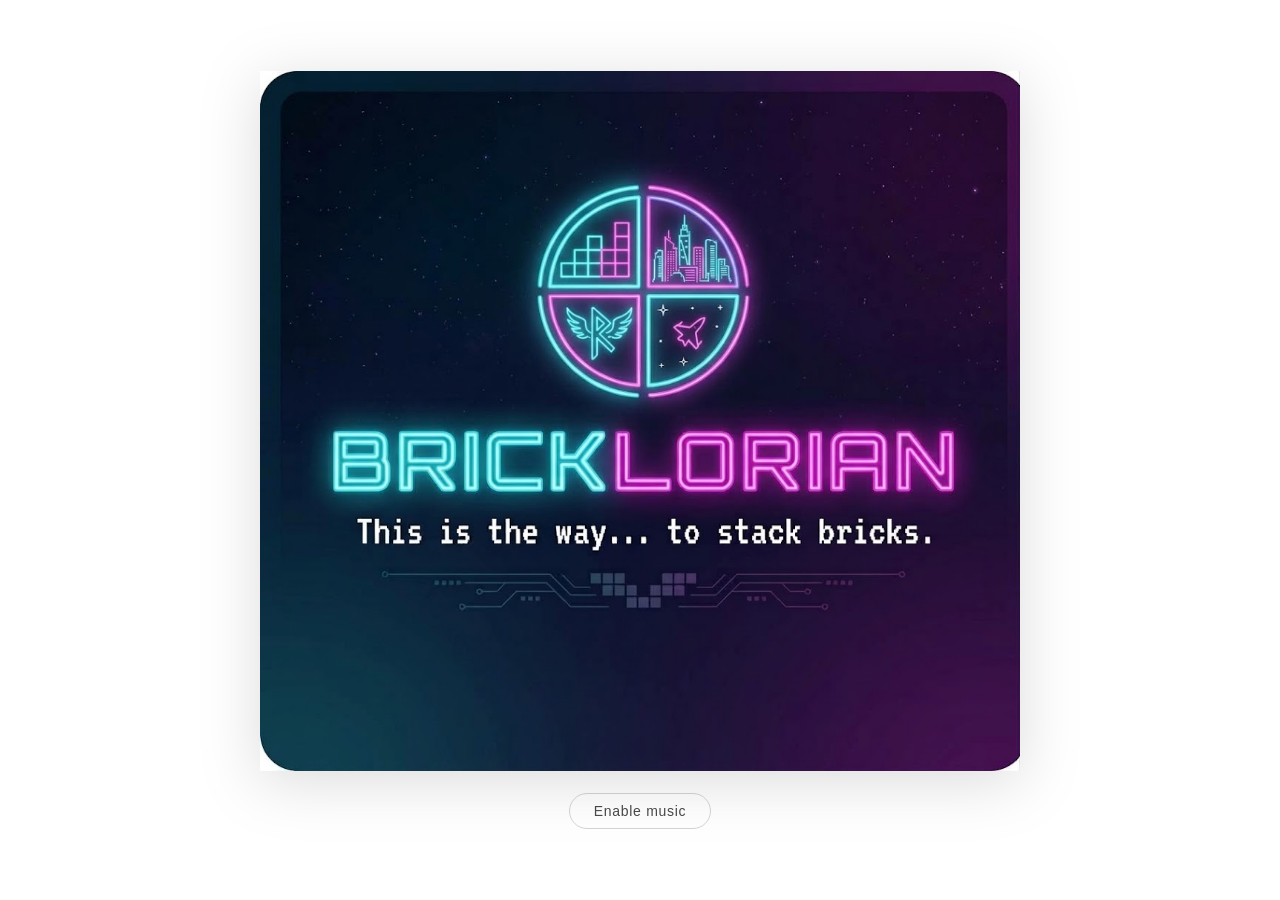
<file: index.html>
<!DOCTYPE html>
<!--
  BRICKLORIAN — title / landing page (title art, music toggle)
  Created by Mariusz Aleksandrowicz via AI-driven workflows.
  Licensed under the MIT License.
-->

<html lang="pl">
<head>
<meta charset="UTF-8">
<meta name="viewport" content="width=device-width, initial-scale=1">
<meta name="author" content="Mariusz Aleksandrowicz">
<meta name="description" content="BRICKLORIAN — This is the way... to stack bricks. Pure HTML/CSS/JS falling-block game: 4 themed worlds, 36 languages, 7-track original OST.">
<meta property="og:type" content="website">
<meta property="og:url" content="https://bricklorian.net/">
<meta property="og:title" content="BRICKLORIAN — This is the way... to stack bricks.">
<meta property="og:description" content="Pure HTML/CSS/JS falling-block game: 4 themed worlds, 36 languages, 7-track original OST.">
<meta property="og:image" content="https://bricklorian.net/pics/title.jpg">
<meta name="twitter:card" content="summary_large_image">
<title>BRICKLORIAN</title>
<link rel="icon" type="image/png" href="pics/favicon.png">
<style>
  * { margin: 0; padding: 0; box-sizing: border-box; }
  html, body { height: 100%; }
  body {
    background: #ffffff;
    display: flex; align-items: center; justify-content: center;
    min-height: 100vh;
  }
  .wrap { display: flex; flex-direction: column; align-items: center; gap: 22px; padding: 0 16px; }
  a.title {
    display: block;
    width: min(88vw, 760px);
    cursor: pointer;
    transition: transform .25s ease, filter .25s ease;
    filter: drop-shadow(0 10px 30px rgba(0, 0, 0, .14));
  }
  a.title img { display: block; width: 100%; height: auto; }
  a.title:hover {
    transform: scale(1.03);
    filter: drop-shadow(0 18px 44px rgba(0, 0, 0, .22));
  }
  #sound {
    font-family: Arial, Helvetica, sans-serif;
    font-size: 14px; letter-spacing: .05em;
    color: #4a4a4a; background: #ffffff;
    border: 1.5px solid #d5d5d5; border-radius: 999px;
    padding: 9px 24px; cursor: pointer;
    transition: border-color .2s, color .2s, background .2s, transform .15s;
  }
  #sound:hover { border-color: #4a4a4a; transform: translateY(-1px); }
  #sound.on { background: #3c3c3c; border-color: #3c3c3c; color: #ffffff; }
</style>
</head>
<body>
  <div class="wrap">
    <a class="title" href="game/index.html"><img src="pics/title.jpg" alt="BRICKLORIAN — kliknij, aby zagrać"></a>
    <button id="sound" type="button" aria-pressed="false">Enable music</button>
  </div>
  <script>
    (function () {
      // Button label follows the browser language (fallback: English)
      const LANG = (navigator.language || (navigator.languages && navigator.languages[0]) || 'en').toLowerCase();
      const L = {
        enable: {
          en: 'Enable music', pl: 'Włącz muzykę', de: 'Musik aktivieren', fr: 'Activer la musique',
          es: 'Activar la música', it: 'Attiva la musica', pt: 'Ativar a música', nl: 'Muziek aanzetten',
          sv: 'Slå på musiken', no: 'Slå på musikk', da: 'Slå musik til', fi: 'Laita musiikki päälle',
          cs: 'Zapnout hudbu', sk: 'Zapnúť hudbu', sl: 'Vklopi glasbo', hr: 'Uključi glazbu',
          hu: 'Zene bekapcsolása', et: 'Lülita muusika sisse', lv: 'Ieslēgt mūziku', lt: 'Įjungti muziką',
          ro: 'Activează muzica', el: 'Ενεργοποίηση μουσικής', tr: 'Müziği aç', ru: 'Включить музыку',
          uk: 'Увімкнути музику', vi: 'Bật nhạc', th: 'เปิดเพลง', id: 'Nyalakan musik',
          zh: '启用音乐', ja: '音楽をオンにする', ko: '음악 켜기'
        },
        disable: {
          en: 'Disable music', pl: 'Wyłącz muzykę', de: 'Musik ausschalten', fr: 'Désactiver la musique',
          es: 'Desactivar la música', it: 'Disattiva la musica', pt: 'Desactivar a música', nl: 'Muziek uitzetten',
          sv: 'Slå av musiken', no: 'Slå av musikk', da: 'Slå musik fra', fi: 'Laita musiikki pois',
          cs: 'Vypnout hudbu', sk: 'Vypnúť hudbu', sl: 'Izklopi glasbo', hr: 'Isključi glazbu',
          hu: 'Zene kikapcsolása', et: 'Lülita muusika välja', lv: 'Izslēgt mūziku', lt: 'Išjungti muziką',
          ro: 'Dezactivează muzica', el: 'Απενεργοποίηση μουσικής', tr: 'Müziği kapat', ru: 'Выключить музыку',
          uk: 'Вимкнути музику', vi: 'Tắt nhạc', th: 'ปิดเพลง', id: 'Matikan musik',
          zh: '关闭音乐', ja: '音楽をオフにする', ko: '음악 끄기'
        },
      };
      const pick = t => t[LANG] || t[LANG.slice(0, 2)] || t.en;

      const btn = document.getElementById('sound');
      const a = new Audio('music/Briclorian_Theme.mp3');
      a.loop = true; a.volume = .6; a.preload = 'auto';

      const paint = on => {
        btn.textContent = on ? pick(L.disable) : pick(L.enable);
        btn.classList.toggle('on', on);
        btn.setAttribute('aria-pressed', on ? 'true' : 'false');
      };

      btn.addEventListener('click', () => {
        if (a.paused) a.play().then(() => paint(true)).catch(() => {});
        else { a.pause(); paint(false); }
      });

      // Handoff to the game page: remember the playback position — if the music
      // was started here it continues there at the same spot; if the user skips
      // straight to the game, the game page starts it automatically.
      document.querySelector('a.title').addEventListener('click', () => {
        try { localStorage.setItem('bcx-handoff', JSON.stringify({ t: a.currentTime || 0 })); } catch (e) {}
      });

      paint(false);
      a.play().catch(() => {}); // try immediately; browser decides, button always works
    })();
  </script>
</body>
</html>
</file>
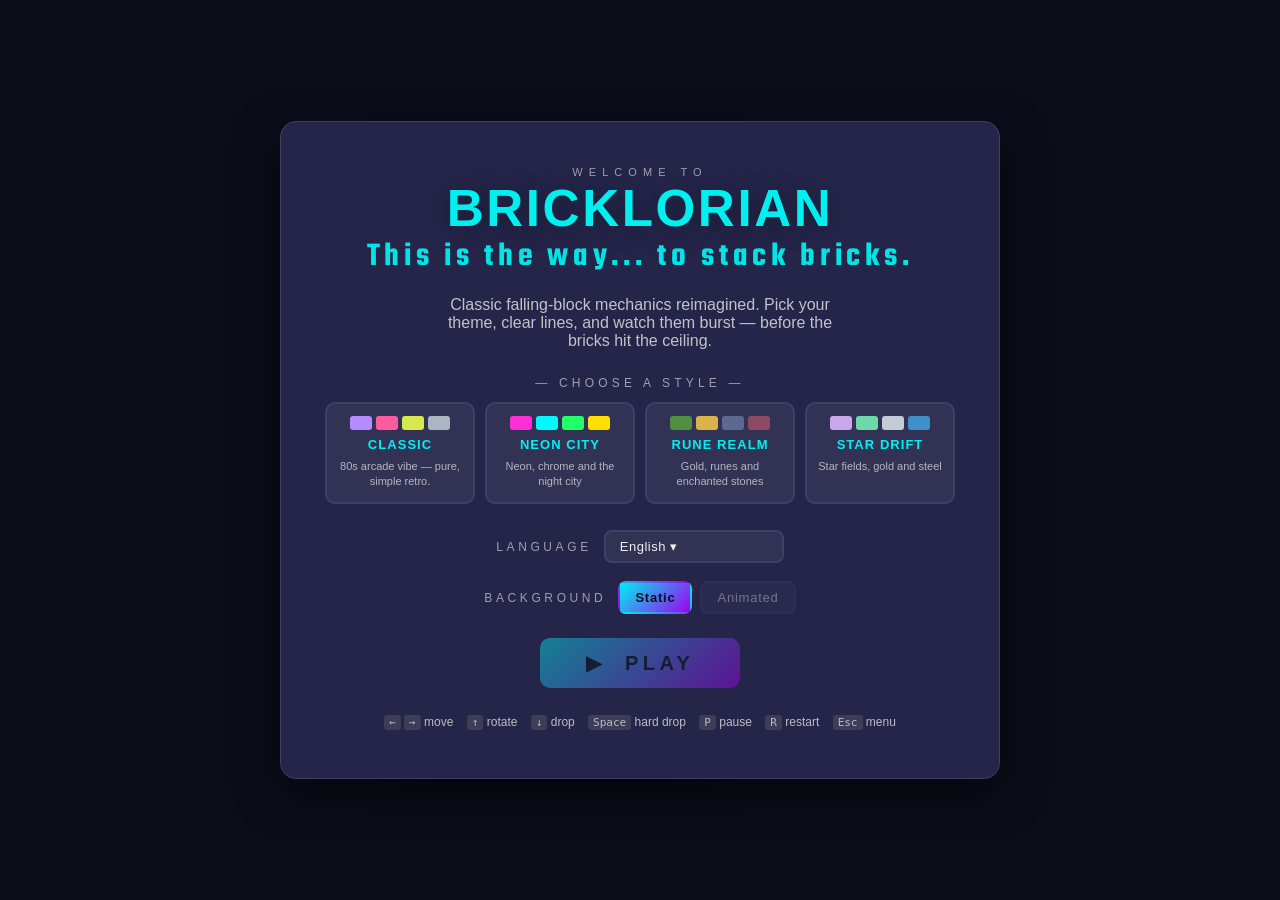
<file: game/index.html>
<!DOCTYPE html>
<!--
  BRICKLORIAN — game page (board, panel, menu, game over, 36-language UI)
  Created by Mariusz Aleksandrowicz via AI-driven workflows.
  Licensed under the MIT License.
-->

<html lang="en">
<head>
<meta charset="UTF-8">
<meta name="author" content="Mariusz Aleksandrowicz">
<meta name="description" content="BRICKLORIAN — the game. 4 themed worlds, 36 languages, 7-track original OST. Pure HTML/CSS/JS falling-block game, works offline.">
<meta property="og:type" content="website">
<meta property="og:url" content="https://bricklorian.net/game/">
<meta property="og:title" content="BRICKLORIAN — This is the way... to stack bricks.">
<meta property="og:description" content="4 themed worlds, 36 languages, 7-track original OST. Pure HTML/CSS/JS falling-block game.">
<meta property="og:image" content="https://bricklorian.net/pics/title.jpg">
<meta name="twitter:card" content="summary_large_image">
<title>BRICKLORIAN</title>
<link rel="icon" type="image/png" href="../pics/favicon.png">
<link rel="preconnect" href="https://fonts.googleapis.com">
<link rel="preconnect" href="https://fonts.gstatic.com" crossorigin>
<link href="https://fonts.googleapis.com/css2?family=Orbitron:wght@700;900&family=Teko:wght@500;600;700&display=swap" rel="stylesheet">
<link rel="stylesheet" href="css/themes.css">
<link rel="stylesheet" href="css/background.css">
<link rel="stylesheet" href="css/layout.css">
</head>
<body data-theme="classic">
<!-- animated background layer (shown for neon / rune / space when "Animowane" selected) -->
<div id="bgfx" aria-hidden="true">
  <!-- static scenes: always visible for the 3 themed styles -->
  <div class="sc sc-neon">
    <i class="nsun"></i>
    <i class="nbdg" style="left:0%;  width:52px; height:110px; --ed:#ff2fd6"></i>
    <i class="nbdg" style="left:6%;  width:70px; height:170px; --ed:#00f8ff"></i>
    <i class="nbdg" style="left:14%; width:44px; height:90px;  --ed:#ff2fd6"></i>
    <i class="nbdg" style="left:20%; width:88px; height:140px; --ed:#00f8ff"></i>
    <i class="nbdg" style="left:30%; width:56px; height:190px; --ed:#ff2fd6"></i>
    <i class="nbdg" style="left:38%; width:40px; height:100px; --ed:#00f8ff"></i>
    <i class="nbdg" style="left:44%; width:76px; height:160px; --ed:#ff2fd6"></i>
    <i class="nbdg" style="left:54%; width:48px; height:120px; --ed:#00f8ff"></i>
    <i class="nbdg" style="left:61%; width:92px; height:180px; --ed:#ff2fd6"></i>
    <i class="nbdg" style="left:72%; width:52px; height:95px;  --ed:#00f8ff"></i>
    <i class="nbdg" style="left:79%; width:72px; height:150px; --ed:#ff2fd6"></i>
    <i class="nbdg" style="left:88%; width:46px; height:115px; --ed:#00f8ff"></i>
    <i class="nbdg" style="left:94%; width:64px; height:165px; --ed:#ff2fd6"></i>
    <i class="nline"></i>
  </div>
  <div class="sc sc-rune">
    <i class="rmoon"></i>
    <i class="rstone rwall"></i>
    <i class="rwcren"></i>
    <i class="rstone rtower l"></i>
    <i class="rtcren l"></i>
    <i class="rstone rtower r"></i>
    <i class="rtcren r"></i>
    <i class="rstone rkeep"></i>
    <i class="rkcren"></i>
    <i class="rgate"></i>
    <i class="rwin" style="left:21%; bottom:150px"></i>
    <i class="rwin" style="left:77%; bottom:160px"></i>
    <i class="rwin" style="left:49.3%; bottom:110px"></i>
    <i class="rmist"></i>
  </div>
  <div class="sc sc-space">
    <div class="sp-ringset back"><i class="sps r1"></i><i class="sps r2"></i><i class="sps r3"></i><i class="sps r4"></i></div>
    <i class="sp-planet"></i>
    <div class="sp-ringset front"><i class="sps r1"></i><i class="sps r2"></i><i class="sps r3"></i><i class="sps r4"></i></div>
  </div>
  <!-- animated layers: shown when "Animowane" is selected -->
  <div class="fx fx-neon">
    <i class="orb o1"></i><i class="orb o2"></i><i class="orb o3"></i>
    <i class="streak"></i><i class="scanlines"></i><i class="scan"></i>
  </div>
  <div class="fx fx-rune">
    <i class="aura"></i>
    <i class="rrock" style="--l:8%;  --s:24px; --d:7s;   --del:-1s;   --dx:3vw;   clip-path: polygon(8% 22%, 38% 0%, 72% 12%, 96% 40%, 82% 78%, 45% 100%, 12% 70%)"></i>
    <i class="rrock" style="--l:24%; --s:16px; --d:9s;   --del:-4s;   --dx:-2vw;  clip-path: polygon(20% 0%, 85% 10%, 100% 55%, 70% 95%, 25% 100%, 0% 45%)"></i>
    <i class="rrock" style="--l:40%; --s:30px; --d:6.5s; --del:-2.5s; --dx:2vw;   clip-path: polygon(0% 30%, 30% 4%, 75% 0%, 100% 35%, 88% 80%, 50% 100%, 8% 88%)"></i>
    <i class="rrock" style="--l:55%; --s:14px; --d:10s;  --del:-6s;   --dx:-3vw;  clip-path: polygon(15% 5%, 90% 15%, 100% 60%, 60% 100%, 5% 90%, 0% 40%)"></i>
    <i class="rrock" style="--l:68%; --s:22px; --d:7.5s; --del:-3.5s; --dx:2.5vw; clip-path: polygon(0% 15%, 45% 0%, 95% 20%, 100% 70%, 55% 100%, 10% 75%)"></i>
    <i class="rrock" style="--l:82%; --s:18px; --d:9.5s; --del:-8s;   --dx:-2vw;  clip-path: polygon(10% 0%, 70% 8%, 100% 45%, 75% 95%, 20% 100%, 0% 55%)"></i>
    <i class="rrock" style="--l:93%; --s:26px; --d:6.8s; --del:-5s;   --dx:1.5vw; clip-path: polygon(25% 0%, 95% 10%, 100% 60%, 65% 100%, 15% 92%, 0% 30%)"></i>
    <i class="ember" style="left:14%; --s:4px; --d:11s;  --del:-4s;   --dx:-3vw; --c:#ff9b3d"></i>
    <i class="ember" style="left:40%; --s:5px; --d:10s;  --del:-7s;   --dx:3vw;  --c:#b58cff"></i>
    <i class="ember" style="left:70%; --s:4px; --d:9s;   --del:-3s;   --dx:-5vw; --c:#ff9b3d"></i>
    <i class="ember" style="left:88%; --s:6px; --d:9.5s; --del:-1.5s; --dx:3vw"></i>
  </div>
  <div class="fx fx-space">
    <i class="starfield sf1"></i><i class="starfield sf2"></i><i class="starfield sf3"></i>
    <i class="shoot sh1"></i><i class="shoot sh2"></i>
    <i class="twinkle" style="left:8%;  top:22%; --s:3px; --d:3.2s; --del:-0.4s"></i>
    <i class="twinkle" style="left:16%; top:64%; --s:5px; --d:4.6s; --del:-2.1s; --c:#cfe4ff; --halo:rgba(154,220,255,.45)"></i>
    <i class="twinkle" style="left:27%; top:14%; --s:4px; --d:5.2s; --del:-3.8s"></i>
    <i class="twinkle" style="left:34%; top:78%; --s:3px; --d:2.9s; --del:-1.3s"></i>
    <i class="twinkle" style="left:43%; top:38%; --s:6px; --d:4.1s; --del:-2.7s; --c:#fff3d6; --halo:rgba(255,215,122,.45)"></i>
    <i class="twinkle" style="left:52%; top:12%; --s:3px; --d:3.6s; --del:-0.9s"></i>
    <i class="twinkle" style="left:58%; top:66%; --s:4px; --d:5.6s; --del:-4.4s; --c:#cfe4ff"></i>
    <i class="twinkle" style="left:66%; top:30%; --s:5px; --d:3.9s; --del:-1.8s"></i>
    <i class="twinkle" style="left:73%; top:82%; --s:3px; --d:4.8s; --del:-3.1s"></i>
    <i class="twinkle" style="left:81%; top:20%; --s:4px; --d:3.3s; --del:-2.4s; --c:#fff3d6; --halo:rgba(255,215,122,.45)"></i>
    <i class="twinkle" style="left:88%; top:55%; --s:6px; --d:5.0s; --del:-1.1s; --c:#cfe4ff; --halo:rgba(154,220,255,.45)"></i>
    <i class="twinkle" style="left:94%; top:38%; --s:3px; --d:2.7s; --del:-3.6s"></i>
    <i class="spark" style="left:22%; top:32%; --s:34px; --d:5.5s; --del:-1.2s"></i>
    <i class="spark" style="left:38%; top:16%; --s:26px; --d:4.8s; --del:-3.4s; --c:#ffe8c0; --sp:rgba(255,228,175,.95); --gl:rgba(255,215,122,.85); --gl2:rgba(255,215,122,.35)"></i>
    <i class="spark" style="left:63%; top:46%; --s:40px; --d:6.2s; --del:-0.4s; --c:#d8ecff; --sp:rgba(205,228,255,.95); --gl:rgba(154,220,255,.85); --gl2:rgba(154,220,255,.35)"></i>
    <i class="spark" style="left:78%; top:22%; --s:24px; --d:4.4s; --del:-2.6s"></i>
    <i class="spark" style="left:48%; top:72%; --s:28px; --d:5.1s; --del:-4.2s"></i>
    <i class="spark" style="left:88%; top:74%; --s:30px; --d:5.8s; --del:-1.8s; --c:#ffe8c0; --sp:rgba(255,228,175,.9); --gl:rgba(255,215,122,.75)"></i>
  </div>
</div>
<div class="wrap">
  <div class="boardwrap">
    <canvas id="board" width="300" height="600"></canvas>
    <div id="gameover">
      <h2 data-i18n="go1">GAME OVER</h2>
      <p data-i18n="go2">Press R to play again</p>
      <p data-i18n="go3">Press C to see credits</p>
      <p data-i18n="go4">Press Esc to see the menu</p>
    </div>
  </div>
  <div class="panel">
    <div class="phead">
      <span class="brand">BRICKLORIAN</span>
      <button id="menuBtn" class="btn small">☰</button>
    </div>
    <div class="box">
      <div class="label" data-i18n="score">SCORE</div>
      <div class="value" id="score">0</div>
    </div>
    <div class="box">
      <div class="label" data-i18n="lines">LINES</div>
      <div class="value" id="lines">0</div>
    </div>
    <div class="box">
      <div class="label" data-i18n="next">NEXT</div>
      <canvas id="next" width="100" height="100"></canvas>
    </div>
    <div class="help">
      <kbd>&larr;</kbd> <kbd>&rarr;</kbd> <span data-i18n="h_move">move</span><br>
      <kbd>&uarr;</kbd> <span data-i18n="h_rot">rotate</span><br>
      <kbd>&darr;</kbd> <span data-i18n="h_soft">drop</span><br>
      <kbd data-i18n="k_space">Space</kbd> <span data-i18n="h_hard">hard drop</span><br>
      <kbd>P</kbd> <span data-i18n="h_pause">pause</span><br>
      <kbd>R</kbd> <span data-i18n="h_restart">restart</span>
    </div>
  </div>
</div>

<!-- ============ MAIN MENU ============ -->
<div id="menu">
  <div class="menu-card">
    <div class="logo-kicker" data-i18n="kicker">WELCOME TO</div>
    <h1 id="logo">BRICKLORIAN</h1>
    <div class="motto">This is the way... to stack bricks.</div>
    <p class="tagline" data-i18n="tagline">Classic falling-block mechanics reimagined. Pick your theme, clear lines, and watch them burst — before the bricks hit the ceiling.</p>

    <div class="pick-label" data-i18n="pick">— CHOOSE A STYLE —</div>
    <div class="themes">
      <button class="tcard" data-theme="classic">
        <div class="sw"><i style="background:#b48cff"></i><i style="background:#ff5c9e"></i><i style="background:#d8e84f"></i><i style="background:#aab6c4"></i></div>
        <b>CLASSIC</b><span data-i18n="d_classic">80s arcade vibe — pure, simple retro.</span>
      </button>
      <button class="tcard" data-theme="neon">
        <div class="sw"><i style="background:#ff2fd6"></i><i style="background:#00f8ff"></i><i style="background:#23ff66"></i><i style="background:#ffde00"></i></div>
        <b>NEON CITY</b><span data-i18n="d_neon">Neon, chrome and the night city</span>
      </button>
      <button class="tcard" data-theme="rune">
        <div class="sw"><i style="background:#4f8f42"></i><i style="background:#d9b34a"></i><i style="background:#5a6b8f"></i><i style="background:#8f4a63"></i></div>
        <b>RUNE REALM</b><span data-i18n="d_rune">Gold, runes and enchanted stones</span>
      </button>
      <button class="tcard" data-theme="space">
        <div class="sw"><i style="background:#c8a8e8"></i><i style="background:#6fd8a8"></i><i style="background:#c4ccd8"></i><i style="background:#3f8fc8"></i></div>
        <b>STAR DRIFT</b><span data-i18n="d_space">Star fields, gold and steel</span>
      </button>
    </div>

    <div class="langrow">
      <span class="lbl" data-i18n="lang">LANGUAGE</span>
      <div class="langdd" id="langdd">
        <button class="langbtn" id="langBtn" type="button">English ▾</button>
        <div class="langmenu" id="langMenu" role="menu"></div>
      </div>
    </div>

    <div class="bgrow">
      <span class="lbl" data-i18n="bg">BACKGROUND</span>
      <button class="seg" data-bg="static" data-i18n="st">Static</button>
      <button class="seg" data-bg="anim" data-i18n="an">Animated</button>
    </div>

    <button id="play" class="btn big" disabled>▶ &nbsp;<span data-i18n="play">PLAY</span></button>

    <div class="controls">
      <kbd>&larr;</kbd> <kbd>&rarr;</kbd> <span data-i18n="h_move">move</span> &nbsp;&nbsp; <kbd>&uarr;</kbd> <span data-i18n="h_rot">rotate</span> &nbsp;&nbsp; <kbd>&darr;</kbd> <span data-i18n="h_soft">drop</span> &nbsp;&nbsp;
      <kbd data-i18n="k_space">Space</kbd> <span data-i18n="h_hard">hard drop</span> &nbsp;&nbsp; <kbd>P</kbd> <span data-i18n="h_pause">pause</span> &nbsp;&nbsp; <kbd>R</kbd> <span data-i18n="h_restart">restart</span> &nbsp;&nbsp; <kbd>Esc</kbd> <span data-i18n="h_menu">menu</span>
    </div>
  </div>
</div>

<script src="js/config.js"></script>
<script src="js/music.js"></script>
<script src="js/sfx.js"></script>
<script src="js/engine.js"></script>
<script src="js/render.js"></script>
<script src="js/ui.js"></script>
<script src="js/i18n.js"></script>
<script src="js/main.js"></script>
</body>
</html>
</file>
<file: game/css/themes.css>
/* BRICKLORIAN
   Created by Mariusz Aleksandrowicz via AI-driven workflows.
   Licensed under the MIT License. */
  /* ============ THEME VARIABLES ============ */
  body[data-theme="classic"] {
    --bg: #1a1a2e;
    --panel: #25254a; --panel-border: #3f3f6a; --card: rgba(255,255,255,.06);
    --board-bg: #000; --frame: #444;
    --accent: #00f0f0; --accent2: #a000f0; --btn-text: #04121a;
    --glow: 0 14px 44px rgba(0,0,0,.55);
    --text: #eee;
  }
  body[data-theme="neon"] {
    --bg:
      radial-gradient(820px 420px at 75% -5%, rgba(255,47,214,.20), transparent 60%),
      radial-gradient(720px 520px at 8% 105%, rgba(0,245,255,.16), transparent 60%),
      linear-gradient(165deg, #0d0221, #1a0533 55%, #32105a);
    --panel: rgba(18,8,40,.88); --panel-border: #b41f9e; --card: rgba(0,255,255,.05);
    --board-bg: #0a0518; --frame: #ff2fd6;
    --accent: #ff2fd6; --accent2: #00f0ff; --btn-text: #180330;
    --glow: 0 0 55px rgba(255,47,214,.30), 0 0 25px rgba(0,240,255,.18);
    --text: #e8e6ff;
  }
  body[data-theme="rune"] {
    --bg:
      radial-gradient(900px 500px at 50% -12%, #4a2c14, transparent 62%),
      radial-gradient(700px 480px at 50% 112%, #33200f, transparent 65%),
      linear-gradient(180deg, #241811, #140c06);
    --panel: #3a2817; --panel-border: #c9973f; --card: rgba(255,220,150,.05);
    --board-bg: #1a0f07; --frame: #c9973f;
    --accent: #e0a33c; --accent2: #8e5a25; --btn-text: #241505;
    --glow: 0 14px 44px rgba(0,0,0,.65);
    --text: #f3e2c2;
  }
  body[data-theme="space"] {
    --bg:
      radial-gradient(1.3px 1.3px at 12% 22%, rgba(255,255,255,.85), transparent 60%),
      radial-gradient(1px 1px at 78% 14%, rgba(255,255,255,.6), transparent 60%),
      radial-gradient(1.5px 1.5px at 34% 64%, rgba(255,255,255,.55), transparent 60%),
      radial-gradient(1px 1px at 62% 42%, rgba(200,220,255,.75), transparent 60%),
      radial-gradient(1px 1px at 88% 76%, rgba(255,255,255,.5), transparent 60%),
      radial-gradient(1.4px 1.4px at 20% 86%, rgba(255,255,255,.5), transparent 60%),
      radial-gradient(1px 1px at 45% 8%, rgba(255,255,255,.65), transparent 60%),
      radial-gradient(1px 1px at 5% 55%, rgba(255,255,255,.45), transparent 60%),
      #04060f;
    --panel: rgba(11,15,27,.88); --panel-border: #5c6d94; --card: rgba(160,190,255,.05);
    --board-bg: #04060d; --frame: #7f8db0;
    --accent: #ffd700; --accent2: #7f8db0; --btn-text: #0b1020;
    --glow: 0 0 55px rgba(140,170,255,.25);
    --text: #dfe6f5;
  }

  /* ============ LOGO PER THEME ============ */
  body[data-theme="classic"] #logo {
    font-family: 'Arial Black', Arial, sans-serif; font-weight: 900; letter-spacing: .05em;
  }
  body[data-theme="neon"] #logo {
    font-family: 'Orbitron', 'Arial Black', Arial, sans-serif;
    font-weight: 900; letter-spacing: .1em; font-size: clamp(2rem, 5.6vw, 3.2rem);
    background-image: linear-gradient(95deg, #00f8ff 5%, #ffffff 50%, #ff2fd6 95%);
    -webkit-background-clip: text; background-clip: text; color: transparent;
    filter: drop-shadow(0 0 9px rgba(0,248,255,.40)) drop-shadow(0 0 24px rgba(255,47,214,.28));
  }
  body[data-theme="rune"] #logo {
    font-family: Georgia, 'Times New Roman', serif; font-weight: 700; letter-spacing: .06em;
  }
  body[data-theme="space"] #logo {
    font-weight: 300; font-family: 'Segoe UI', Arial, sans-serif;
    letter-spacing: .12em; padding-left: .12em; font-size: clamp(2rem, 5.6vw, 3.2rem);
  }
</file>
<file: game/css/background.css>
/* BRICKLORIAN
   Created by Mariusz Aleksandrowicz via AI-driven workflows.
   Licensed under the MIT License. */
  /* ============ ANIMATED BACKGROUND (non-classic themes) ============ */
  #bgfx { position: fixed; inset: 0; pointer-events: none; overflow: hidden; z-index: 0; }
  #bgfx .fx { position: absolute; inset: 0; }
  .fx-neon, .fx-rune, .fx-space { display: none; }
  #bgfx .fx i { display: block; position: absolute; }
  body.bg-anim[data-theme="neon"] .fx-neon { display: block; }
  body.bg-anim[data-theme="rune"] .fx-rune { display: block; }
  body.bg-anim[data-theme="space"] .fx-space { display: block; }

  /* --- NEON CITY: drifting orbs, traveling light streak, CRT scan --- */
  .fx-neon .orb { border-radius: 50%; filter: blur(60px); opacity: .5; }
  .fx-neon .o1 { width: 420px; height: 420px; left: -120px; top: -100px;
    background: radial-gradient(circle, rgba(0,248,255,.5), transparent 70%);
    animation: a-drift1 14s ease-in-out infinite alternate; }
  .fx-neon .o2 { width: 520px; height: 520px; right: -160px; bottom: -150px;
    background: radial-gradient(circle, rgba(255,47,214,.45), transparent 70%);
    animation: a-drift2 18s ease-in-out infinite alternate; }
  .fx-neon .o3 { width: 300px; height: 300px; left: 38%; top: 55%;
    background: radial-gradient(circle, rgba(140,70,255,.4), transparent 70%);
    animation: a-drift3 12s ease-in-out infinite alternate; }
  @keyframes a-drift1 { to { transform: translate(90px, 60px) scale(1.15); } }
  @keyframes a-drift2 { to { transform: translate(-80px, -70px) scale(1.1); } }
  @keyframes a-drift3 { to { transform: translate(-60px, 90px) scale(.9); } }

  .fx-neon .streak { inset: 0;
    background: linear-gradient(115deg, transparent 42%, rgba(0,248,255,.08) 47%,
                rgba(255,47,214,.12) 50%, rgba(0,248,255,.08) 53%, transparent 58%);
    background-size: 300% 100%;
    animation: a-sweep 11s linear infinite; }
  @keyframes a-sweep { from { background-position: 260% 0; } to { background-position: -160% 0; } }

  .fx-neon .scanlines { inset: 0; opacity: .08;
    background: repeating-linear-gradient(0deg, rgba(0,0,0,.8) 0 2px, transparent 2px 4px); }
  .fx-neon .scan { left: 0; right: 0; height: 90px; top: -90px;
    background: linear-gradient(180deg, transparent, rgba(0,248,255,.10) 55%, rgba(255,255,255,.4) 100%);
    animation: a-scandrop 7s linear infinite; }
  @keyframes a-scandrop { from { top: -12%; } to { top: 112%; } }

  /* --- RUNE REALM: pulsing aura + rising embers --- */
  .fx-rune .aura { left: 50%; top: 50%; width: 82vmin; height: 82vmin; transform: translate(-50%, -50%);
    background: radial-gradient(circle, rgba(224,163,60,.16), rgba(142,90,37,.06) 45%, transparent 70%);
    animation: a-pulse 6s ease-in-out infinite; }
  @keyframes a-pulse { 0%,100% { opacity: .55; } 50% { opacity: 1; } }
  .fx-rune .ember { bottom: -14px; width: var(--s); height: var(--s); border-radius: 50%;
    background: var(--c, #ffcf7a);
    box-shadow: 0 0 8px 2px rgba(255,179,71,.75), 0 0 18px 5px rgba(255,120,40,.3);
    opacity: 0; animation: a-rise var(--d, 9s) linear infinite; animation-delay: var(--del, 0s); }
  @keyframes a-rise {
    0% { transform: translate(0, 0) scale(1); opacity: 0; }
    10% { opacity: .95; }
    65% { opacity: .8; }
    100% { transform: translate(var(--dx, 3vw), -110vh) scale(.15); opacity: 0; }
  }
  .fx-rune .rrock { top: -10vh; left: var(--l, 20%); width: var(--s, 22px); height: calc(var(--s, 22px) * .8);
    background:
      radial-gradient(circle at 30% 22%, rgba(255,240,214,.4), transparent 46%),
      linear-gradient(115deg, transparent 0 14%, rgba(255,255,255,.18) 14% 26%, transparent 26% 44%, rgba(0,0,0,.3) 44% 52%, transparent 52%),
      linear-gradient(160deg, #8a6a44, #5a432c 58%, #3a2a1b);
    box-shadow: inset -5px -7px 10px rgba(0,0,0,.55), inset 3px 4px 8px rgba(255,214,150,.22);
    opacity: 0; animation: a-fall var(--d, 7s) linear infinite; animation-delay: var(--del, 0s); }
  @keyframes a-fall {
    0% { transform: translate(0, 0) rotate(0deg); opacity: 0; }
    7% { opacity: .95; }
    50% { transform: translate(var(--dx, 2vw), 52vh) rotate(180deg); }
    93% { opacity: .95; }
    100% { transform: translate(0, 106vh) rotate(360deg); opacity: 0; }
  }

  /* --- STAR DRIFT: dense drifting star fields + shooting stars --- */
  .fx-space .starfield { inset: -25%; background-repeat: repeat; }
  .fx-space .sf1 {
    background-image:
      radial-gradient(1.4px 1.4px at 8% 22%, rgba(255,255,255,.95), transparent 60%),
      radial-gradient(1px 1px at 21% 64%, rgba(255,255,255,.8), transparent 60%),
      radial-gradient(1.2px 1.2px at 33% 12%, rgba(200,220,255,.85), transparent 60%),
      radial-gradient(1px 1px at 44% 83%, rgba(255,255,255,.7), transparent 60%),
      radial-gradient(1.3px 1.3px at 55% 41%, rgba(255,255,255,.9), transparent 60%),
      radial-gradient(1px 1px at 66% 9%,  rgba(210,230,255,.8), transparent 60%),
      radial-gradient(1.1px 1.1px at 74% 58%, rgba(255,255,255,.75), transparent 60%),
      radial-gradient(1px 1px at 83% 27%, rgba(255,255,255,.65), transparent 60%),
      radial-gradient(1.3px 1.3px at 91% 76%, rgba(190,215,255,.85), transparent 60%),
      radial-gradient(1px 1px at 14% 91%, rgba(255,255,255,.7), transparent 60%);
    background-size: 210px 210px;
    animation: a-far 240s linear infinite, a-twinkle 4.2s ease-in-out infinite; }
  .fx-space .sf2 {
    background-image:
      radial-gradient(1.9px 1.9px at 12% 35%, rgba(255,255,255,.95), transparent 60%),
      radial-gradient(1.2px 1.2px at 28% 70%, rgba(190,215,255,.85), transparent 60%),
      radial-gradient(1.6px 1.6px at 41% 15%, rgba(255,255,255,.8), transparent 60%),
      radial-gradient(1.2px 1.2px at 58% 52%, rgba(255,255,255,.9), transparent 60%),
      radial-gradient(1.5px 1.5px at 73% 24%, rgba(200,220,255,.8), transparent 60%),
      radial-gradient(1.2px 1.2px at 86% 81%, rgba(255,255,255,.75), transparent 60%),
      radial-gradient(1.4px 1.4px at 95% 45%, rgba(255,255,255,.85), transparent 60%);
    background-size: 330px 330px;
    animation: a-near 150s linear infinite reverse, a-twinkle 3.1s ease-in-out infinite; }
  .fx-space .sf3 {
    background-image:
      radial-gradient(2.4px 2.4px at 18% 28%, rgba(255,255,255,.95), transparent 60%),
      radial-gradient(2px 2px at 47% 72%, rgba(205,228,255,.9), transparent 60%),
      radial-gradient(2.2px 2.2px at 72% 18%, rgba(255,235,205,.85), transparent 60%),
      radial-gradient(2px 2px at 88% 55%, rgba(190,215,255,.9), transparent 60%);
    background-size: 520px 520px;
    animation: a-deep 420s linear infinite, a-twinkle 5.6s ease-in-out infinite; }
  @keyframes a-far { to { background-position: 2400px 1200px; } }
  @keyframes a-near { to { background-position: 1900px 950px; } }
  @keyframes a-deep { to { background-position: 3600px 1800px; } }
  @keyframes a-twinkle { 0%,100% { opacity: .45; } 50% { opacity: 1; } }
  .fx-space .shoot { width: 130px; height: 2px; border-radius: 2px; opacity: 0;
    background: linear-gradient(90deg, #fff, rgba(255,255,255,0)); }
  .fx-space .sh1 { animation: a-shoot 9s linear infinite; }
  .fx-space .sh2 { animation: a-shoot 11s linear infinite; animation-delay: 4.5s; }
  @keyframes a-shoot {
    0% { transform: translate(-12vw, 6vh) rotate(26deg); opacity: 0; }
    3% { opacity: 1; }
    14% { transform: translate(112vw, 52vh) rotate(26deg); opacity: 0; }
    100% { transform: translate(112vw, 52vh) rotate(26deg); opacity: 0; }
  }

  /* STAR DRIFT: individual bright stars that twinkle on/off like a real night sky */
  .fx-space .twinkle {
    width: var(--s, 4px); height: var(--s, 4px); border-radius: 50%;
    background: var(--c, #fff);
    box-shadow: 0 0 6px 1px rgba(255,255,255,.7), 0 0 16px 5px var(--halo, rgba(160,200,255,.35));
    opacity: .06;
    animation: a-star var(--d, 4s) ease-in-out infinite;
    animation-delay: var(--del, 0s);
  }
  @keyframes a-star {
    0%, 100% { opacity: .05; transform: scale(.55); }
    45%, 55% { opacity: 1; transform: scale(1.35); }
  }

  /* STAR DRIFT: 4-point diffraction spikes — the "movie" star twinkle, flaring up and fading out */
  .fx-space .spark {
    width: var(--s, 30px); height: var(--s, 30px);
    background:
      radial-gradient(circle, var(--c, #fff) 0 14%, rgba(255,255,255,0) 19%),
      linear-gradient(0deg,  rgba(255,255,255,0) 44%, var(--sp, rgba(255,255,255,.95)) 49.5% 50.5%, rgba(255,255,255,0) 56%),
      linear-gradient(90deg, rgba(255,255,255,0) 44%, var(--sp, rgba(255,255,255,.95)) 49.5% 50.5%, rgba(255,255,255,0) 56%);
    opacity: 0;
    filter: drop-shadow(0 0 4px var(--gl, rgba(255,255,255,.85))) drop-shadow(0 0 14px var(--gl2, rgba(170,205,255,.4)));
    animation: a-sparkle var(--d, 5.2s) ease-in-out infinite;
    animation-delay: var(--del, 0s);
  }
  @keyframes a-sparkle {
    0%, 100% { opacity: 0;   transform: scale(.35); }
    40%       { opacity: .55; }
    52%       { opacity: 1;   transform: scale(1.12); }
    64%       { opacity: .55; }
  }

  /* ============ STATIC SCENES (always visible for the 3 themed styles) ============ */
  .sc { position: absolute; inset: 0; display: none; }
  .sc i { display: block; position: absolute; }
  body[data-theme="neon"] .sc-neon { display: block; }
  body[data-theme="rune"] .sc-rune { display: block; }
  body[data-theme="space"] .sc-space { display: block; }

  /* NEON CITY — retro sun + city skyline */
  .sc-neon .nsun { left: 50%; top: 26%; width: 360px; height: 360px; transform: translateX(-50%);
    border-radius: 50%;
    background:
      repeating-linear-gradient(0deg, transparent 0 24px, rgba(13,2,33,.5) 24px 28px),
      linear-gradient(180deg, #ffe94d, #ff2fd6 72%, #8c46ff);
    filter: drop-shadow(0 0 42px rgba(255,47,214,.5)); opacity: .8; }
  .sc-neon .nbdg { bottom: 0; background-color: #150a2a;
    border-top: 3px solid var(--ed, #ff2fd6);
    box-shadow: 0 -2px 16px -3px var(--ed, #ff2fd6); overflow: hidden; }
  /* random windows: off = faint cell, on = bright white + glow (toggled by ui.js NWIN) */
  .sc-neon .nwin { width: 4px; height: 3px; background: rgba(255,255,255,.13);
    transition: background .55s ease, box-shadow .55s ease; }
  .sc-neon .nwin.lit { background: #ffffff; box-shadow: 0 0 8px 2px rgba(255,255,255,.8); }
  .sc-neon .nline { left: 0; right: 0; bottom: 0; height: 3px;
    background: linear-gradient(90deg, transparent, #ff2fd6 28%, #00f8ff 72%, transparent);
    box-shadow: 0 0 18px rgba(255,47,214,.7); }

  /* RUNE REALM — moon + castle silhouette */
  .sc-rune .rmoon { left: 10%; top: 9%; width: 150px; height: 150px; border-radius: 50%;
    background: radial-gradient(circle at 38% 35%, #fff3d6, #ffd77a 55%, rgba(255,179,71,0) 74%);
    filter: drop-shadow(0 0 30px rgba(255,179,71,.45)); }
  .sc-rune .rstone { background: #141009; box-shadow: 0 -2px 22px rgba(224,163,60,.22); }
  .sc-rune .rwall { left: 24%; right: 24%; bottom: 0; height: 130px; }
  .sc-rune .rwcren { left: 24%; right: 24%; bottom: 130px; height: 14px;
    background: repeating-linear-gradient(90deg, #141009 0 20px, transparent 20px 36px); }
  .sc-rune .rtower { width: 62px; bottom: 0; height: 215px; }
  .sc-rune .rtower.l { left: 19.5%; }
  .sc-rune .rtower.r { right: 19.5%; }
  .sc-rune .rtcren { width: 74px; bottom: 215px; height: 14px;
    background: repeating-linear-gradient(90deg, #141009 0 20px, transparent 20px 36px); }
  .sc-rune .rtcren.l { left: calc(19.5% - 6px); }
  .sc-rune .rtcren.r { right: calc(19.5% - 6px); }
  .sc-rune .rkeep { left: calc(50% - 48px); width: 96px; bottom: 0; height: 175px; }
  .sc-rune .rkcren { left: calc(50% - 54px); width: 108px; bottom: 175px; height: 14px;
    background: repeating-linear-gradient(90deg, #141009 0 20px, transparent 20px 36px); }
  .sc-rune .rgate { left: calc(50% - 24px); width: 48px; bottom: 0; height: 76px;
    border-radius: 24px 24px 0 0;
    background: linear-gradient(180deg, #2a1c10, #141009 70%);
    box-shadow: inset 0 0 20px rgba(255,179,71,.75), 0 0 18px rgba(255,179,71,.35); }
  .sc-rune .rwin { width: 9px; height: 15px; border-radius: 4px;
    background: radial-gradient(circle, #ffd77a, #b26a2a 65%, transparent 75%);
    box-shadow: 0 0 12px 3px rgba(255,179,71,.65); }
  .sc-rune .rmist { left: -8%; right: -8%; height: 54px; bottom: 26px; filter: blur(12px);
    background: linear-gradient(90deg, transparent, rgba(224,163,60,.14), transparent); }

  /* STAR DRIFT — planet with ring */
  /* STAR DRIFT — Saturn: nested rings, far half behind the planet, near half in front */
  .sc-space .sp-ringset {
    position: absolute;
    left: calc(50% - 180px); bottom: -100px; width: 760px; height: 220px;
    transform: rotate(-14deg);
  }
  .sc-space .sp-ringset.back  { z-index: 0; clip-path: polygon(0 0, 100% 0, 100% 50%, 0 50%); }
  .sc-space .sp-ringset.front { z-index: 2; clip-path: polygon(0 50%, 100% 50%, 100% 100%, 0 100%); }
  .sc-space .sp-ringset i { left: 50%; top: 50%; transform: translate(-50%, -50%); border-radius: 50%; }
  .sc-space .sps.r1 { width: 480px; height: 130px; border: 14px solid rgba(232,204,140,.58); }
  .sc-space .sps.r2 { width: 572px; height: 160px; border: 9px solid rgba(213,178,74,.42);
    box-shadow: 0 0 18px rgba(213,178,74,.28); }
  .sc-space .sps.r3 { width: 654px; height: 190px; border: 5px solid rgba(224,196,128,.34); }
  .sc-space .sps.r4 { width: 742px; height: 214px; border: 3px solid rgba(213,178,74,.22); }
  .sc-space .sp-planet { z-index: 1; left: 50%; bottom: -190px; width: 400px; height: 400px; border-radius: 50%;
    background: radial-gradient(circle at 32% 28%, #b7e3ff 0%, #5d8fd6 30%, #22407c 58%, #060b1d 92%);
    box-shadow: inset -30px -34px 80px rgba(1,3,12,.9), 0 0 60px rgba(90,130,220,.28); }

  /* Classic always stays static — dim the "animated" option */
  body[data-theme="classic"] .seg[data-bg="anim"] { opacity: .4; cursor: not-allowed; }
</file>
<file: game/css/layout.css>
/* BRICKLORIAN
   Created by Mariusz Aleksandrowicz via AI-driven workflows.
   Licensed under the MIT License. */
  * { box-sizing: border-box; }
  body {
    margin: 0; min-height: 100vh; display: flex; align-items: center; justify-content: center;
    background: var(--bg); color: var(--text); font-family: Arial, Helvetica, sans-serif;
    transition: color .4s;
  }

  /* ============ LAYOUT ============ */
  .wrap { display: flex; gap: 20px; align-items: flex-start; position: relative; z-index: 1; }
  .boardwrap { position: relative; box-shadow: var(--glow); }
  canvas { border: 3px solid var(--frame); display: block; background: var(--board-bg); }
  .panel { width: 150px; font-size: 15px; }
  .phead { display: flex; align-items: center; justify-content: space-between; margin-bottom: 12px; }
  .brand { font-size: 15px; font-weight: 700; letter-spacing: .16em; color: var(--accent); }
  .box { background: var(--panel); border: 1px solid var(--panel-border); border-radius: 8px; padding: 10px 12px; margin-bottom: 12px; }
  .box .label { font-size: 11px; opacity: .7; letter-spacing: .08em; }
  .box .value { font-size: 22px; font-weight: bold; }
  #next { display: block; margin-top: 6px; background: var(--board-bg); border: 2px solid var(--panel-border); }
  .help { font-size: 12px; opacity: .7; line-height: 1.7; }
  kbd { background: rgba(128,128,128,.35); border-radius: 3px; padding: 1px 5px; font-size: 11px; }

  /* ============ BUTTONS ============ */
  .btn {
    border: 0; cursor: pointer; font-weight: 700; letter-spacing: .08em;
    background: linear-gradient(135deg, var(--accent), var(--accent2)); color: var(--btn-text);
    border-radius: 8px; padding: 8px 14px; transition: transform .12s, filter .12s;
  }
  .btn:hover { filter: brightness(1.12); transform: translateY(-1px); }
  .btn.big { font-size: 20px; letter-spacing: .22em; padding: 13px 46px; border-radius: 10px; }
  .btn.small { padding: 4px 9px; font-size: 12px; border-radius: 6px; }

  /* ============ GAME OVER ============ */
  #gameover {
    position: absolute; inset: 0; display: none; align-items: center; justify-content: center;
    flex-direction: column; background: rgba(0,0,0,.75); border-radius: 4px;
  }
  #gameover h2 { font-size: 28px; margin: 0 0 8px; color: #ff5555; letter-spacing: .08em; }
  #gameover p { margin: 0; opacity: .8; }
  #gameover p + p { margin-top: 10px; }

  /* ============ MENU ============ */
  #menu {
    position: fixed; inset: 0; z-index: 50; display: flex; align-items: center; justify-content: center;
    background: rgba(3,5,12,.60); backdrop-filter: blur(7px);
    opacity: 0; pointer-events: none; transition: opacity .35s;
  }
  #menu.open { opacity: 1; pointer-events: auto; }
  .menu-card {
    width: min(92vw, 720px); max-height: 92vh; overflow: auto; text-align: center;
    background: var(--panel); border: 1px solid var(--panel-border); border-radius: 16px;
    box-shadow: var(--glow); padding: clamp(20px, 4.5vw, 44px);
  }
  .logo-kicker { letter-spacing: .55em; font-size: 11px; opacity: .6; margin-bottom: 4px; }
  h1#logo {
    margin: .05em 0 .18em; font-size: clamp(2rem, 5.6vw, 3.2rem); line-height: 1.05;
    color: var(--accent); text-shadow: 0 3px 26px rgba(0,0,0,.35);
  }
  .motto { font-family: 'Teko', 'Oswald', 'Arial Narrow', Impact, sans-serif; font-weight: 600;
    font-size: clamp(1.4rem, 3.6vw, 2.1rem); letter-spacing: .14em; line-height: 1.1;
    color: var(--accent); opacity: .95; margin: -6px 0 20px; }
  .tagline { opacity: .78; margin: 0 auto 26px; max-width: 46ch; }
  .pick-label { font-size: 12px; letter-spacing: .35em; opacity: .6; margin-bottom: 12px; }
  .themes { display: grid; grid-template-columns: repeat(auto-fit, minmax(145px, 1fr)); gap: 10px; margin: 0 0 26px; }
  .tcard {
    display: flex; flex-direction: column; align-items: center; gap: 7px;
    background: var(--card); border: 2px solid var(--panel-border); border-radius: 10px;
    padding: 12px 10px; cursor: pointer; font-family: inherit; color: var(--text);
    transition: transform .12s, border-color .12s, box-shadow .12s;
  }
  .tcard b { font-size: 13px; letter-spacing: .08em; color: var(--accent); }
  .tcard span { font-size: 11px; opacity: .7; line-height: 1.45; }
  .tcard:hover { transform: translateY(-2px); }
  .tcard.selected {
    border-color: var(--accent);
    box-shadow: 0 0 0 1px var(--accent), 0 0 18px -4px var(--accent);
  }
  .sw { display: flex; gap: 4px; width: min(130px, 80%); }
  .sw i { flex: 1; height: 14px; border-radius: 3px; }
  .bgrow { display: flex; align-items: center; justify-content: center; gap: 8px; margin: 0 0 24px; }
  .bgrow .lbl { font-size: 12px; letter-spacing: .3em; opacity: .6; margin-right: 4px; }
  .seg { font-family: inherit; font-size: 13px; letter-spacing: .06em; border-radius: 8px; padding: 7px 15px;
    border: 2px solid var(--panel-border); background: var(--card); color: var(--text); cursor: pointer;
    transition: transform .12s, filter .12s; }
  .seg:hover { transform: translateY(-1px); }
  .seg.active { background: linear-gradient(135deg, var(--accent), var(--accent2)); color: var(--btn-text);
    border-color: transparent; font-weight: 700; }
  .langrow { display: flex; align-items: center; justify-content: center; gap: 8px; margin: 0 0 18px; }
  .langrow .lbl { font-size: 12px; letter-spacing: .3em; opacity: .6; margin-right: 4px; }
  .langdd { position: relative; }
  .langbtn { font-family: inherit; font-size: 13px; letter-spacing: .04em; border-radius: 8px; padding: 7px 14px;
    border: 2px solid var(--panel-border); background: var(--card); color: var(--text); cursor: pointer;
    min-width: 180px; display: inline-flex; align-items: center; justify-content: space-between; gap: 10px; }
  .langmenu { display: none; position: absolute; z-index: 6; top: calc(100% + 6px); left: 0; min-width: 100%;
    background: var(--panel); border: 2px solid var(--panel-border); border-radius: 10px;
    overflow-x: hidden; overflow-y: auto; max-height: 175px;
    scrollbar-width: thin;
    box-shadow: 0 12px 34px rgba(0,0,0,.5); }
  .langmenu::-webkit-scrollbar { width: 8px; }
  .langmenu::-webkit-scrollbar-thumb { background: rgba(128,128,128,.45); border-radius: 4px; }
  .langdd.open .langmenu { display: block; }
  .langitem { display: block; width: 100%; text-align: left; padding: 9px 14px; border: 0; cursor: pointer;
    font-family: inherit; font-size: 13px; background: transparent; color: var(--text); }
  .langitem:hover { background: rgba(255,255,255,.09); color: var(--accent); }
  .controls { margin-top: 22px; font-size: 12px; opacity: .75; line-height: 2; }

  /* ============ LOCKED PLAY ============ */
  .btn[disabled] { opacity: .45; cursor: not-allowed; }
  .btn[disabled]:hover { filter: none; transform: none; }

/* ============ RTL (Arabic) ============ */
html[dir="rtl"] .langmenu { left: auto; right: 0; }
html[dir="rtl"] .langitem { text-align: right; }
</file>
